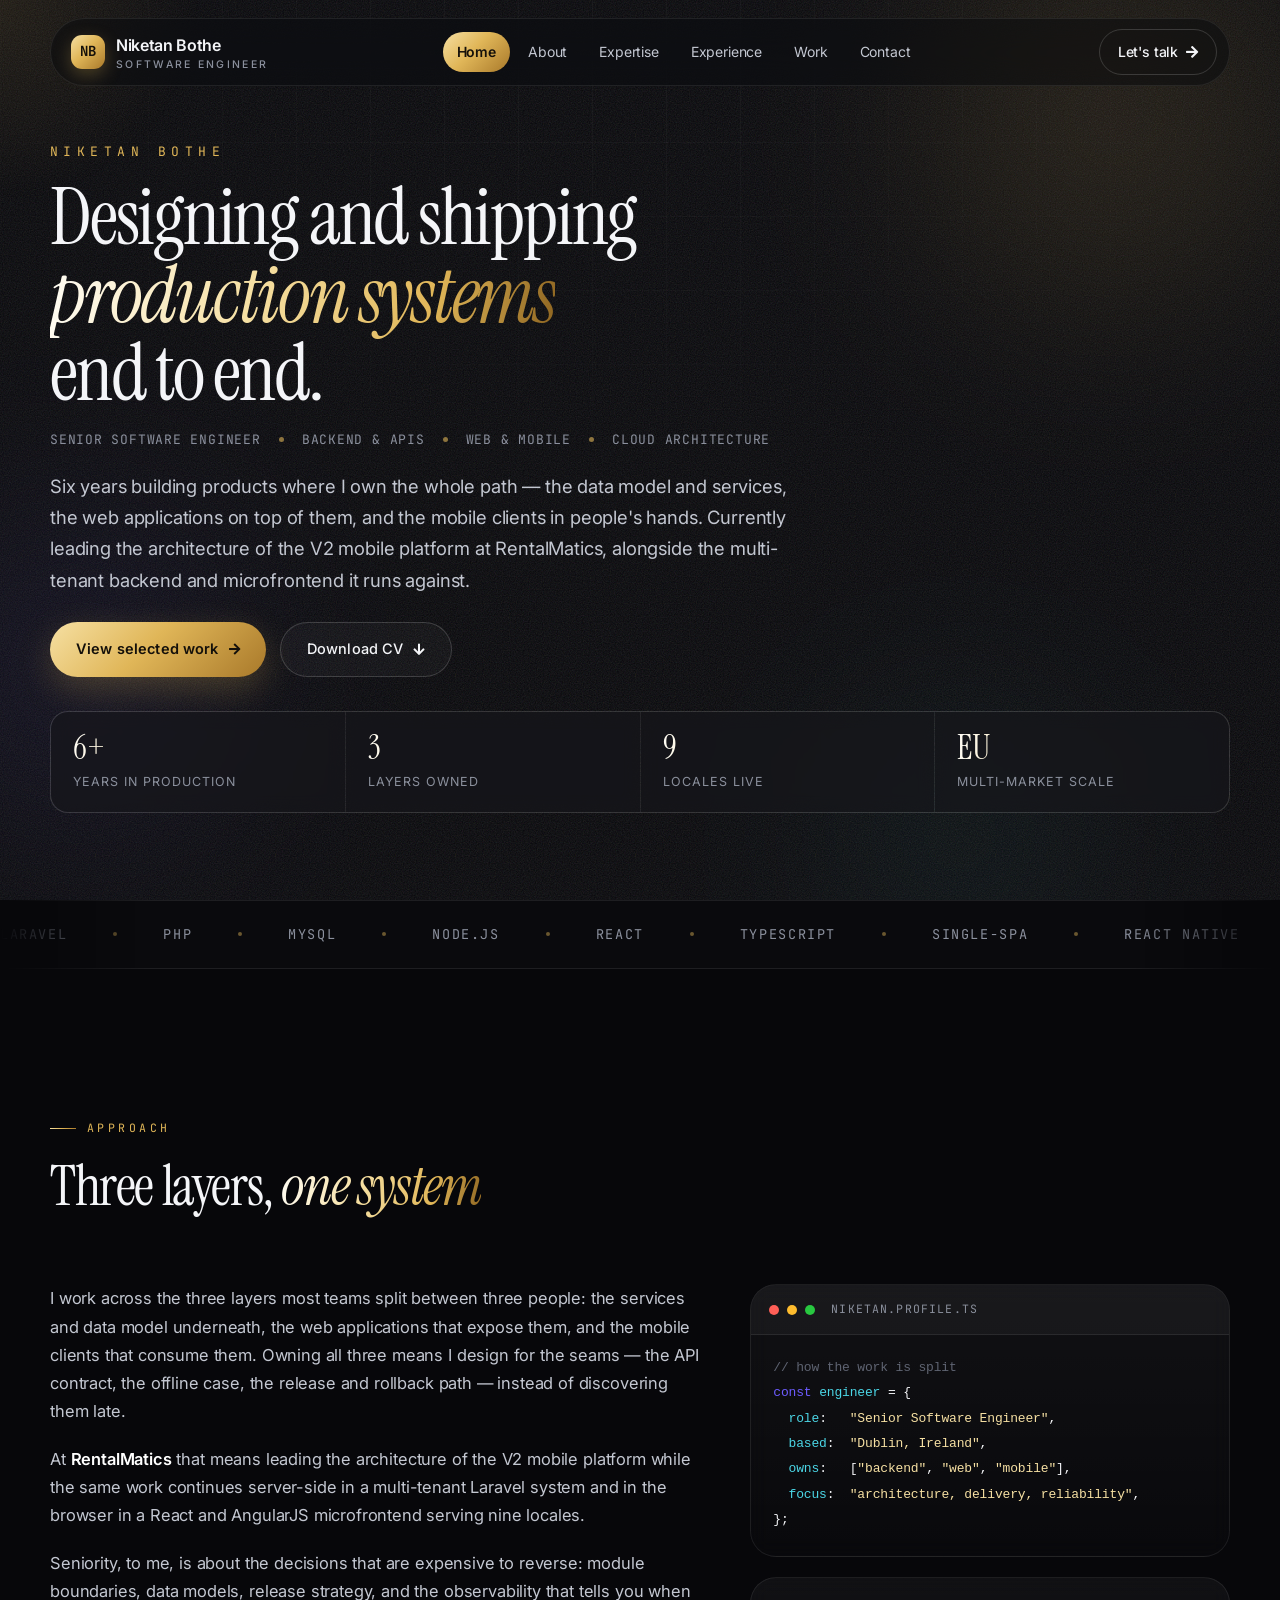
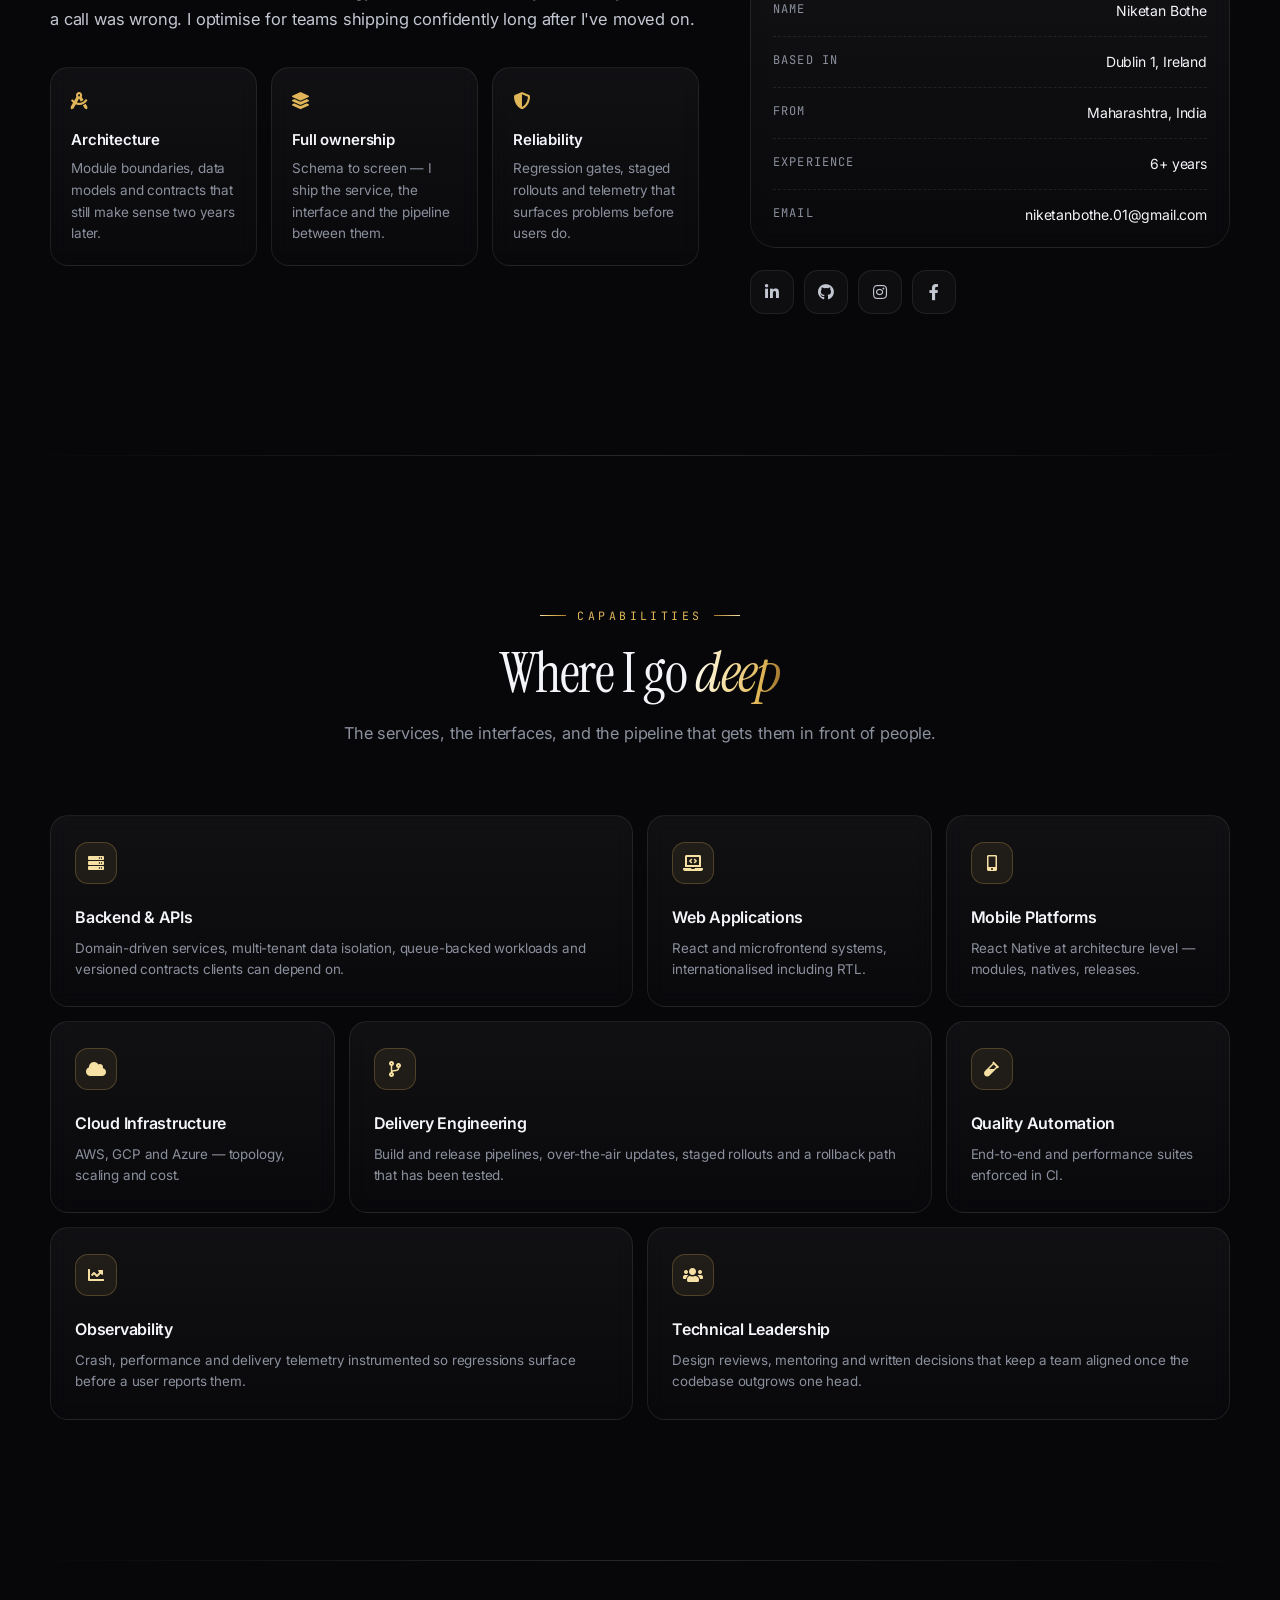
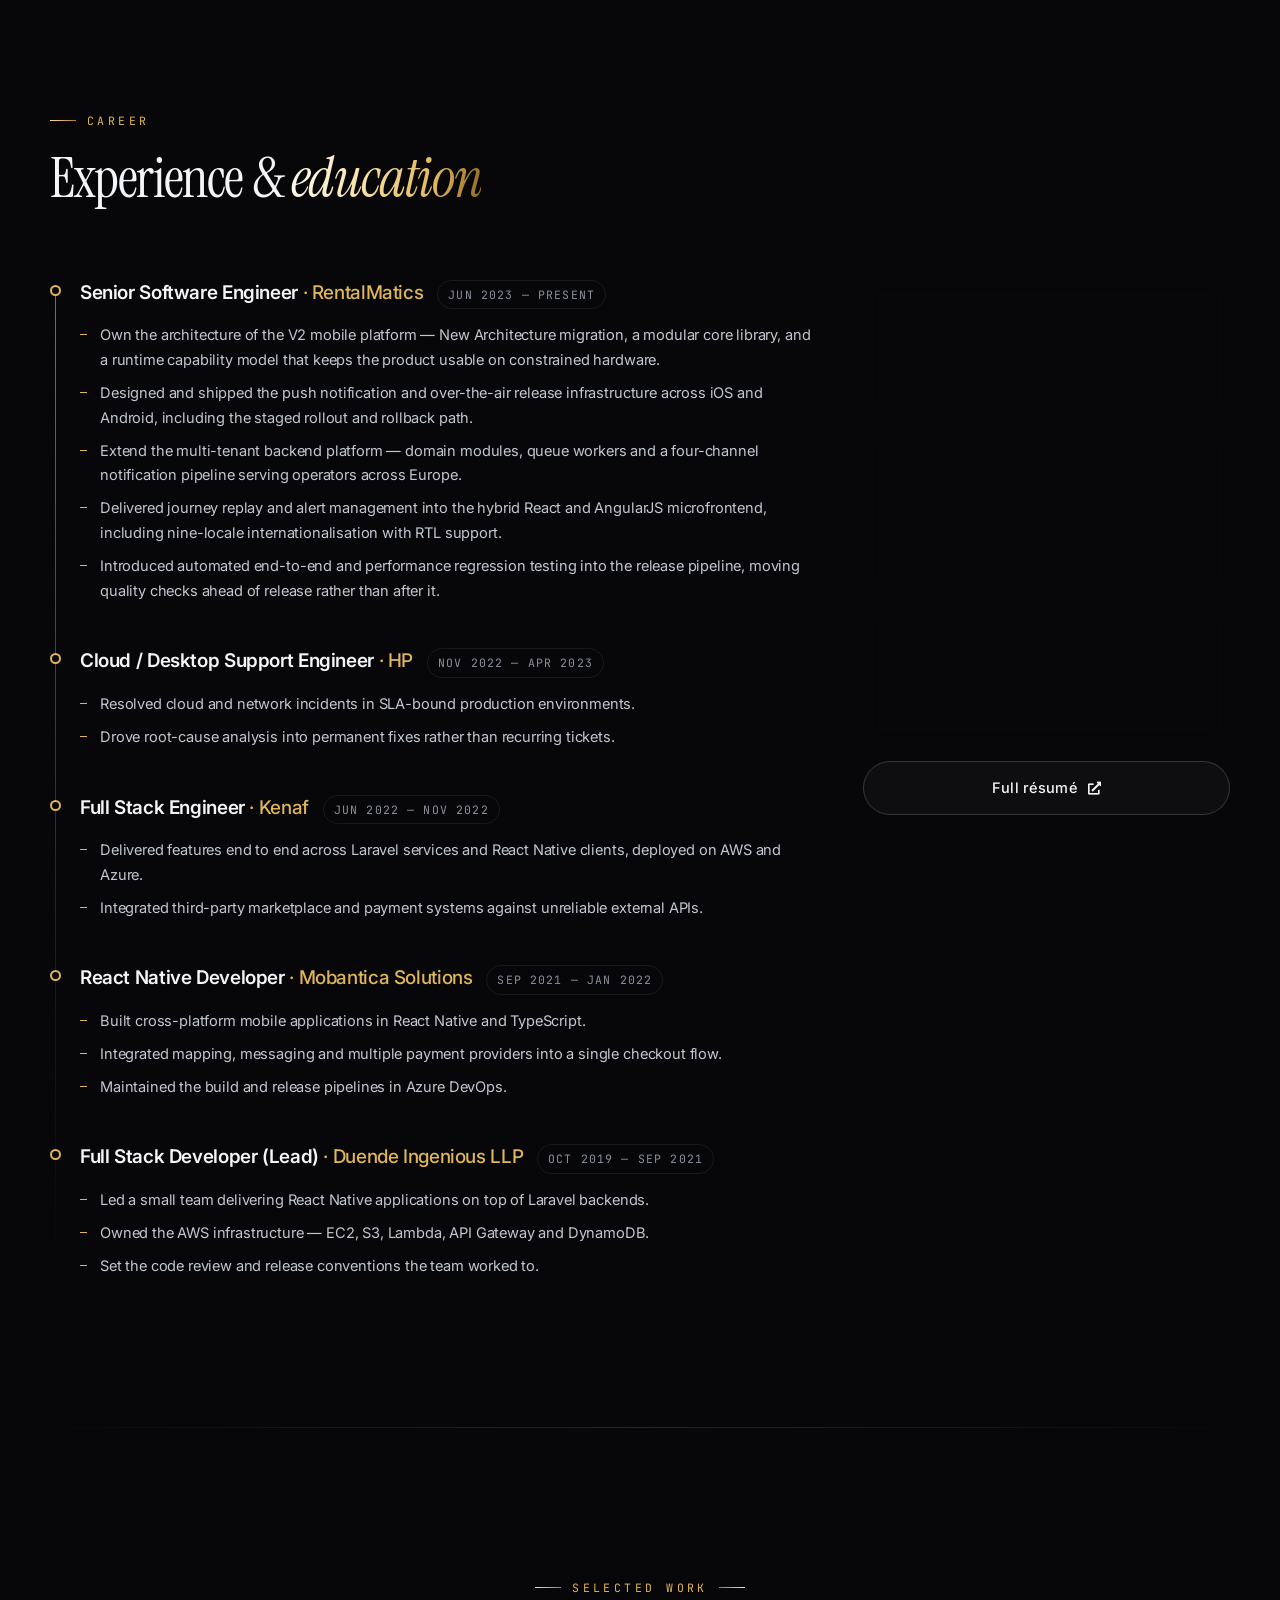
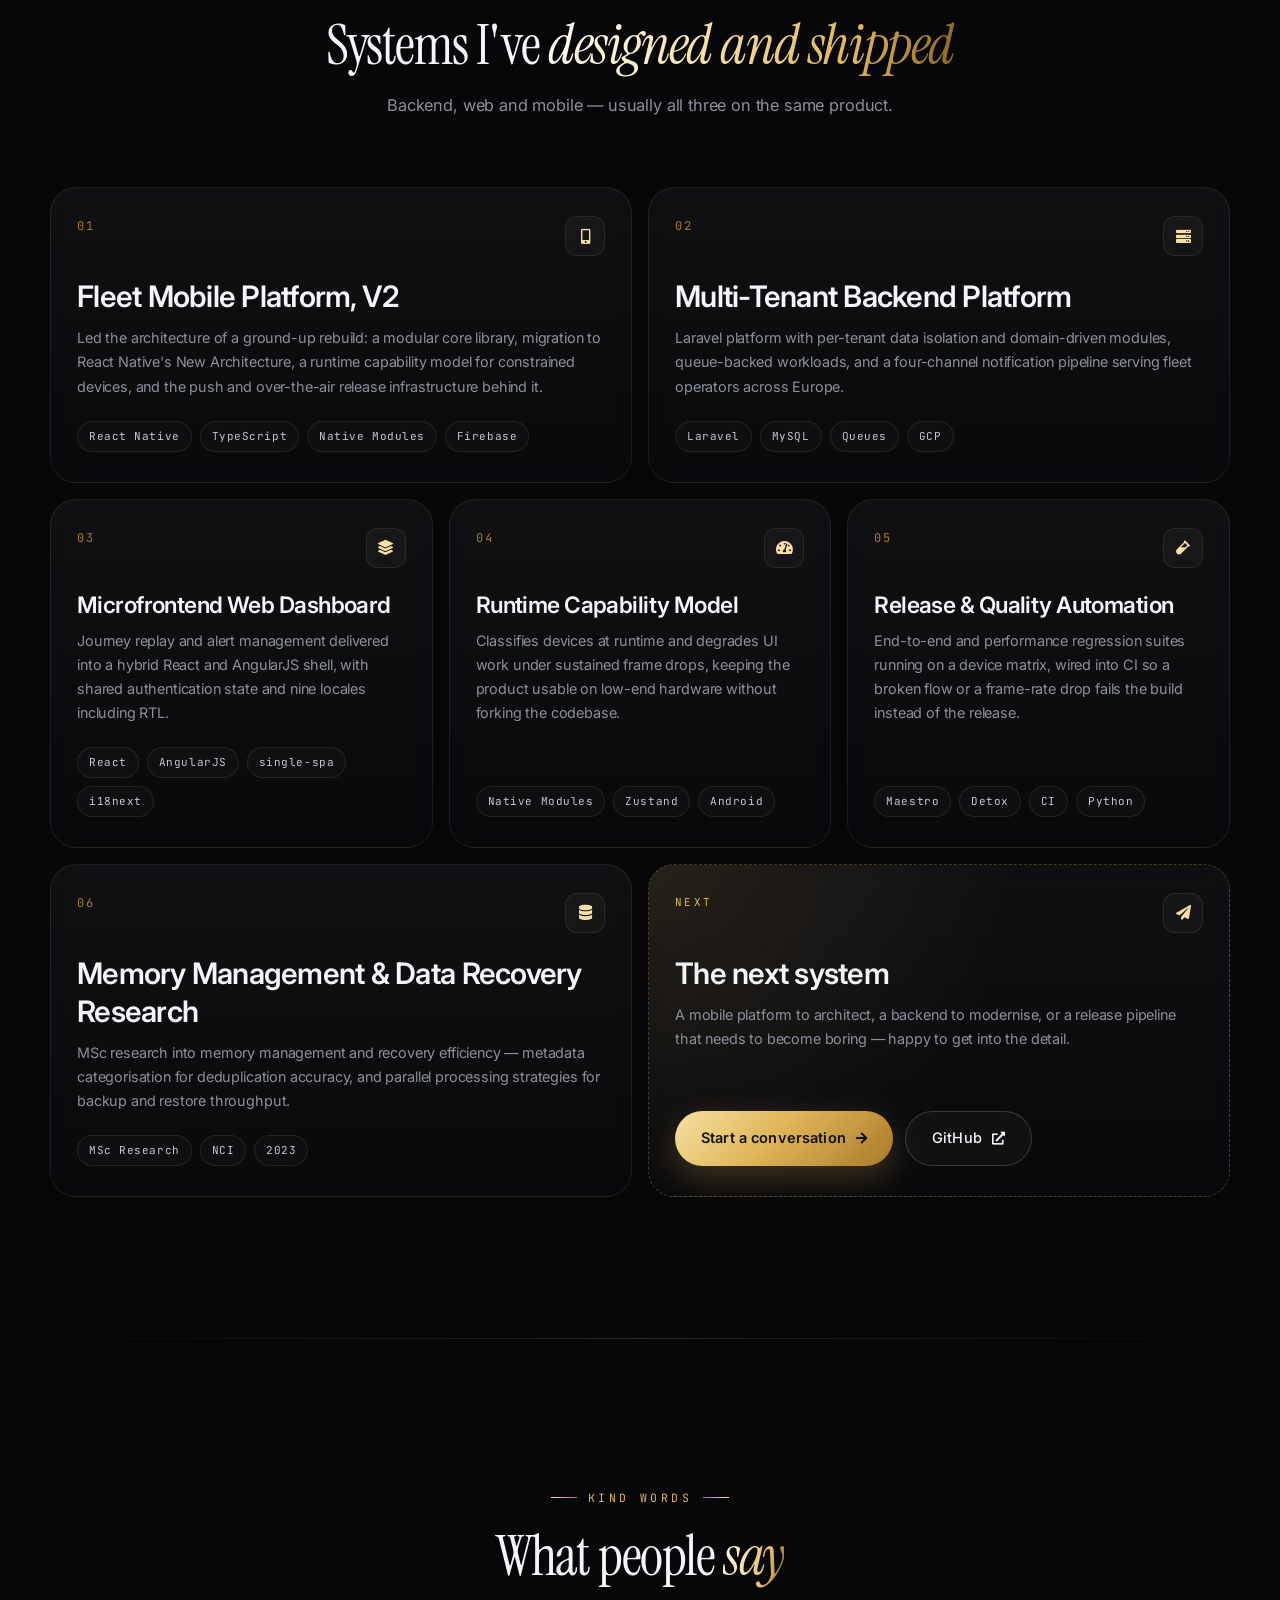
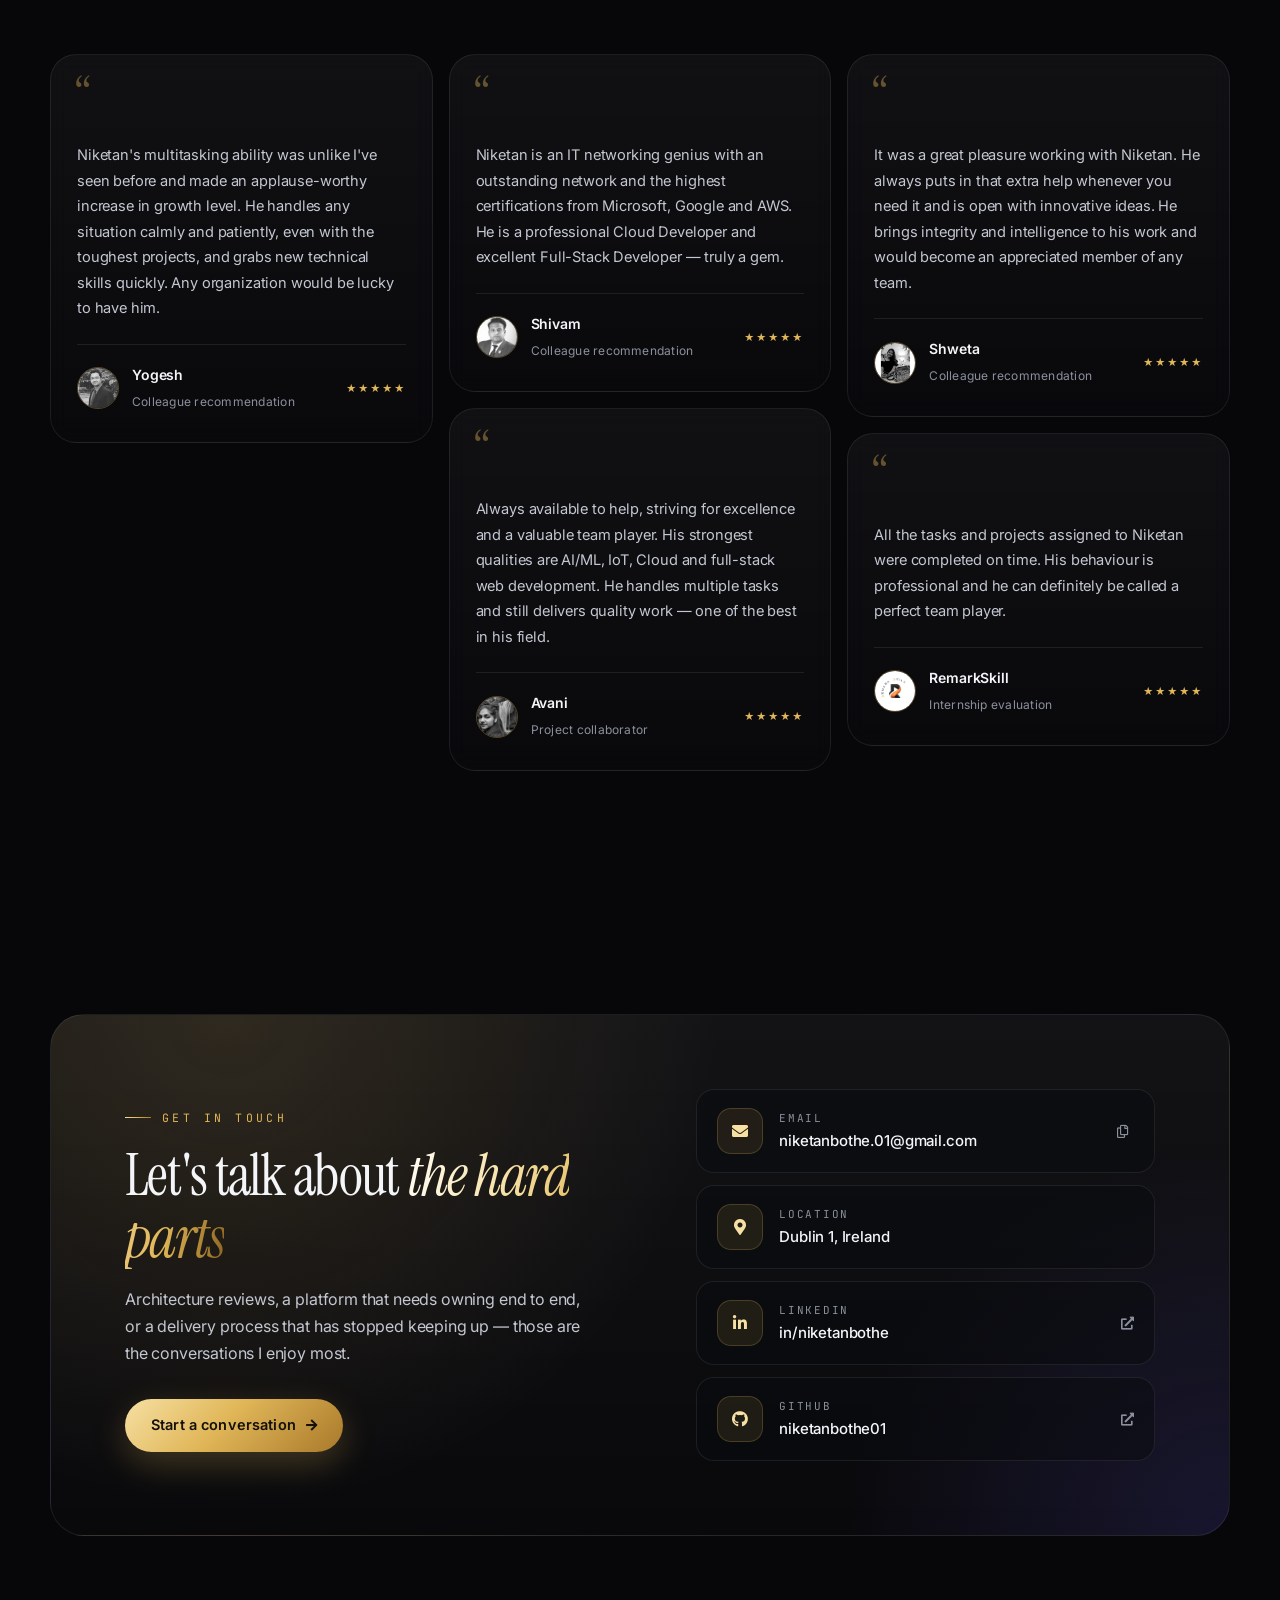
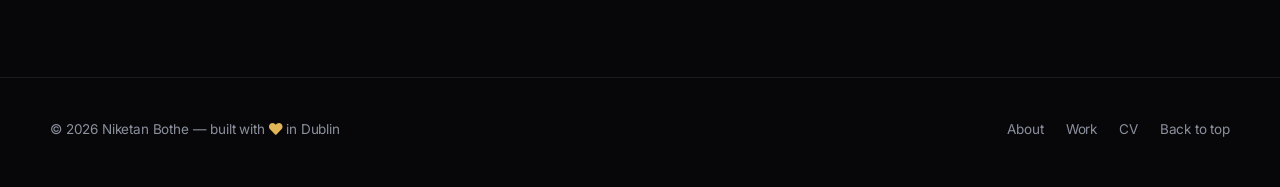
<file: index.html>
<!doctype html>
<html lang="en">

<head>
  <meta charset="utf-8">
  <title>Niketan Bothe — Senior Software Engineer | Backend, Web &amp; Mobile</title>
  <meta name="description" content="Niketan Bothe — Senior Software Engineer in Dublin. I architect and ship production systems end to end: backend services, web applications and mobile platforms.">
  <meta name="keywords" content="Niketan Bothe, Senior Software Engineer, Software Architecture, Backend, React, React Native, Laravel, Cloud, Dublin">
  <meta name="author" content="Niketan Bothe">
  <meta name="viewport" content="width=device-width, initial-scale=1.0">
  <meta name="theme-color" content="#07070a">

  <meta property="og:type" content="website">
  <meta property="og:title" content="Niketan Bothe — Senior Software Engineer">
  <meta property="og:description" content="Architecting and shipping production systems end to end — backend services, web applications and mobile platforms.">

  <link type="image/x-icon" rel="shortcut icon" href="assets/images/logo/favicon.png">

  <link rel="preconnect" href="https://fonts.googleapis.com">
  <link rel="preconnect" href="https://fonts.gstatic.com" crossorigin>
  <link href="https://fonts.googleapis.com/css2?family=Inter:wght@400;500;600;700&family=Instrument+Serif:ital@0;1&family=JetBrains+Mono:wght@400;500&display=swap" rel="stylesheet">

  <link type="text/css" rel="stylesheet" href="assets/css/all.css">
  <link type="text/css" rel="stylesheet" href="assets/css/premium.css">
</head>

<body>
  <!-- Ambient background -->
  <div class="ambience" aria-hidden="true">
    <span class="ambience__orb ambience__orb--gold"></span>
    <span class="ambience__orb ambience__orb--violet"></span>
    <span class="ambience__orb ambience__orb--cyan"></span>
    <span class="ambience__grid"></span>
    <span class="ambience__noise"></span>
  </div>
  <div class="spotlight" aria-hidden="true"></div>

  <div class="progress" aria-hidden="true"></div>

  <!-- Header -->
  <header class="header">
    <div class="header__inner">
      <a class="brand" href="#top">
        <span class="brand__mark">NB</span>
        <span class="brand__text">
          Niketan Bothe
          <small>Software Engineer</small>
        </span>
      </a>

      <nav class="nav" id="primary-nav">
        <a class="nav__link is-active" href="#home">Home</a>
        <a class="nav__link" href="#about">About</a>
        <a class="nav__link" href="#expertise">Expertise</a>
        <a class="nav__link" href="#experience">Experience</a>
        <a class="nav__link" href="#work">Work</a>
        <a class="nav__link" href="#contact">Contact</a>
      </nav>

      <a class="header__cta" href="#contact">Let's talk <i class="fas fa-arrow-right"></i></a>

      <button class="burger" type="button" aria-label="Toggle navigation" aria-controls="primary-nav" aria-expanded="false">
        <span></span><span></span><span></span>
      </button>
    </div>
  </header>

  <main class="page" id="top">

    <!-- Hero -->
    <section class="hero" id="home">
      <div class="shell">
        <p class="hero__name" data-reveal>Niketan Bothe</p>

        <h1 class="hero__title" data-reveal>
          Designing and shipping<br>
          <em>production systems</em><br>
          end to end.
        </h1>

        <div class="hero__roles" data-reveal>
          <span>Senior Software Engineer</span>
          <span>Backend &amp; APIs</span>
          <span>Web &amp; Mobile</span>
          <span>Cloud Architecture</span>
        </div>

        <p class="hero__lede" data-reveal>
          Six years building products where I own the whole path — the data model and services,
          the web applications on top of them, and the mobile clients in people's hands. Currently
          leading the architecture of the V2 mobile platform at RentalMatics, alongside the
          multi-tenant backend and microfrontend it runs against.
        </p>

        <div class="hero__actions" data-reveal>
          <a class="btn btn--gold" href="#work">View selected work <i class="fas fa-arrow-right"></i></a>
          <a class="btn btn--ghost" href="assets/images/Resume/NiketanBotheResume.pdf" target="_blank" rel="noopener">
            Download CV <i class="fas fa-arrow-down"></i>
          </a>
        </div>

        <div class="hero__stats" data-reveal>
          <div class="hero__stat">
            <b data-count="6" data-suffix="+">6+</b>
            <span>Years in production</span>
          </div>
          <div class="hero__stat">
            <b data-count="3">3</b>
            <span>Layers owned</span>
          </div>
          <div class="hero__stat">
            <b data-count="9">9</b>
            <span>Locales live</span>
          </div>
          <div class="hero__stat">
            <b>EU</b>
            <span>Multi-market scale</span>
          </div>
        </div>
      </div>

      <span class="scroll-hint" aria-hidden="true">Scroll <i></i></span>
    </section>

    <!-- Tech marquee -->
    <div class="marquee" aria-hidden="true">
      <div class="marquee__track">
        <span class="marquee__item">Laravel</span>
        <span class="marquee__item">PHP</span>
        <span class="marquee__item">MySQL</span>
        <span class="marquee__item">Node.js</span>
        <span class="marquee__item">React</span>
        <span class="marquee__item">TypeScript</span>
        <span class="marquee__item">single-spa</span>
        <span class="marquee__item">React Native</span>
        <span class="marquee__item">Native Modules</span>
        <span class="marquee__item">AWS</span>
        <span class="marquee__item">GCP</span>
        <span class="marquee__item">Azure</span>
        <span class="marquee__item">Docker</span>
        <span class="marquee__item">CI/CD</span>
        <span class="marquee__item">Laravel</span>
        <span class="marquee__item">PHP</span>
        <span class="marquee__item">MySQL</span>
        <span class="marquee__item">Node.js</span>
        <span class="marquee__item">React</span>
        <span class="marquee__item">TypeScript</span>
        <span class="marquee__item">single-spa</span>
        <span class="marquee__item">React Native</span>
        <span class="marquee__item">Native Modules</span>
        <span class="marquee__item">AWS</span>
        <span class="marquee__item">GCP</span>
        <span class="marquee__item">Azure</span>
        <span class="marquee__item">Docker</span>
        <span class="marquee__item">CI/CD</span>
      </div>
    </div>

    <!-- About -->
    <section class="section" id="about">
      <div class="shell">
        <div class="head" data-reveal>
          <span class="head__eyebrow">Approach</span>
          <h2 class="head__title">Three layers, <em>one system</em></h2>
        </div>

        <div class="about__grid">
          <div>
            <div class="prose" data-reveal>
              <p>
                I work across the three layers most teams split between three people: the services and
                data model underneath, the web applications that expose them, and the mobile clients
                that consume them. Owning all three means I design for the seams — the API contract,
                the offline case, the release and rollback path — instead of discovering them late.
              </p>
              <p>
                At <strong>RentalMatics</strong> that means leading the architecture of the V2 mobile platform
                while the same work continues server-side in a multi-tenant Laravel system and in the
                browser in a React and AngularJS microfrontend serving nine locales.
              </p>
              <p>
                Seniority, to me, is about the decisions that are expensive to reverse: module boundaries,
                data models, release strategy, and the observability that tells you when a call was wrong.
                I optimise for teams shipping confidently long after I've moved on.
              </p>
            </div>

            <div class="about__pillars">
              <article class="card pillar" data-reveal>
                <i class="fas fa-drafting-compass"></i>
                <h4>Architecture</h4>
                <p>Module boundaries, data models and contracts that still make sense two years later.</p>
              </article>
              <article class="card pillar" data-reveal>
                <i class="fas fa-layer-group"></i>
                <h4>Full ownership</h4>
                <p>Schema to screen — I ship the service, the interface and the pipeline between them.</p>
              </article>
              <article class="card pillar" data-reveal>
                <i class="fas fa-shield-alt"></i>
                <h4>Reliability</h4>
                <p>Regression gates, staged rollouts and telemetry that surfaces problems before users do.</p>
              </article>
            </div>
          </div>

          <aside>
            <div class="card terminal" data-reveal>
              <div class="terminal__bar">
                <i></i><i></i><i></i>
                <span>niketan.profile.ts</span>
              </div>
              <div class="terminal__body">
<pre style="margin:0"><span class="c">// how the work is split</span>
<span class="p">const</span> <span class="k">engineer</span> = {
  <span class="k">role</span>:   <span class="s">"Senior Software Engineer"</span>,
  <span class="k">based</span>:  <span class="s">"Dublin, Ireland"</span>,
  <span class="k">owns</span>:   [<span class="s">"backend"</span>, <span class="s">"web"</span>, <span class="s">"mobile"</span>],
  <span class="k">focus</span>:  <span class="s">"architecture, delivery, reliability"</span>,
};</pre>
              </div>
            </div>

            <ul class="card facts" data-reveal>
              <li><span class="t">Name</span><span class="v">Niketan Bothe</span></li>
              <li><span class="t">Based in</span><span class="v">Dublin 1, Ireland</span></li>
              <li><span class="t">From</span><span class="v">Maharashtra, India</span></li>
              <li><span class="t">Experience</span><span class="v">6+ years</span></li>
              <li><span class="t">Email</span><span class="v"><a href="mailto:niketanbothe.01@gmail.com">niketanbothe.01@gmail.com</a></span></li>
            </ul>

            <div class="socials" data-reveal>
              <a href="https://www.linkedin.com/in/niketanbothe/" target="_blank" rel="noopener" aria-label="LinkedIn"><i class="fab fa-linkedin-in"></i></a>
              <a href="https://github.com/niketanbothe01" target="_blank" rel="noopener" aria-label="GitHub"><i class="fab fa-github"></i></a>
              <a href="https://www.instagram.com/niketan_bothe/" target="_blank" rel="noopener" aria-label="Instagram"><i class="fab fa-instagram"></i></a>
              <a href="https://www.facebook.com/people/Niketan-Bothe/100004992122550/" target="_blank" rel="noopener" aria-label="Facebook"><i class="fab fa-facebook-f"></i></a>
            </div>
          </aside>
        </div>
      </div>
    </section>

    <hr class="rule">

    <!-- Expertise -->
    <section class="section" id="expertise">
      <div class="shell">
        <div class="head head--center" data-reveal>
          <span class="head__eyebrow">Capabilities</span>
          <h2 class="head__title">Where I go <em>deep</em></h2>
          <p class="head__sub">The services, the interfaces, and the pipeline that gets them in front of people.</p>
        </div>

        <div class="bento">
          <article class="card bento__item bento__item--wide" data-reveal>
            <span class="bento__icon"><i class="fas fa-server"></i></span>
            <div>
              <h4>Backend &amp; APIs</h4>
              <p>Domain-driven services, multi-tenant data isolation, queue-backed workloads and versioned contracts clients can depend on.</p>
            </div>
          </article>
          <article class="card bento__item" data-reveal>
            <span class="bento__icon"><i class="fas fa-laptop-code"></i></span>
            <div>
              <h4>Web Applications</h4>
              <p>React and microfrontend systems, internationalised including RTL.</p>
            </div>
          </article>
          <article class="card bento__item" data-reveal>
            <span class="bento__icon"><i class="fas fa-mobile-alt"></i></span>
            <div>
              <h4>Mobile Platforms</h4>
              <p>React Native at architecture level — modules, natives, releases.</p>
            </div>
          </article>
          <article class="card bento__item" data-reveal>
            <span class="bento__icon"><i class="fas fa-cloud"></i></span>
            <div>
              <h4>Cloud Infrastructure</h4>
              <p>AWS, GCP and Azure — topology, scaling and cost.</p>
            </div>
          </article>
          <article class="card bento__item bento__item--wide" data-reveal>
            <span class="bento__icon"><i class="fas fa-code-branch"></i></span>
            <div>
              <h4>Delivery Engineering</h4>
              <p>Build and release pipelines, over-the-air updates, staged rollouts and a rollback path that has been tested.</p>
            </div>
          </article>
          <article class="card bento__item" data-reveal>
            <span class="bento__icon"><i class="fas fa-vial"></i></span>
            <div>
              <h4>Quality Automation</h4>
              <p>End-to-end and performance suites enforced in CI.</p>
            </div>
          </article>
          <article class="card bento__item bento__item--wide" data-reveal>
            <span class="bento__icon"><i class="fas fa-chart-line"></i></span>
            <div>
              <h4>Observability</h4>
              <p>Crash, performance and delivery telemetry instrumented so regressions surface before a user reports them.</p>
            </div>
          </article>
          <article class="card bento__item bento__item--wide" data-reveal>
            <span class="bento__icon"><i class="fas fa-users"></i></span>
            <div>
              <h4>Technical Leadership</h4>
              <p>Design reviews, mentoring and written decisions that keep a team aligned once the codebase outgrows one head.</p>
            </div>
          </article>
        </div>
      </div>
    </section>

    <hr class="rule">

    <!-- Experience -->
    <section class="section" id="experience">
      <div class="shell">
        <div class="head" data-reveal>
          <span class="head__eyebrow">Career</span>
          <h2 class="head__title">Experience &amp; <em>education</em></h2>
        </div>

        <div class="exp__grid">
          <div class="timeline">
            <article class="tl-item" data-reveal>
              <div class="tl-item__meta">
                <h3 class="tl-item__role">Senior Software Engineer <span class="tl-item__at">· RentalMatics</span></h3>
                <span class="tl-item__when">Jun 2023 — Present</span>
              </div>
              <ul>
                <li>Own the architecture of the V2 mobile platform — New Architecture migration, a modular core library, and a runtime capability model that keeps the product usable on constrained hardware.</li>
                <li>Designed and shipped the push notification and over-the-air release infrastructure across iOS and Android, including the staged rollout and rollback path.</li>
                <li>Extend the multi-tenant backend platform — domain modules, queue workers and a four-channel notification pipeline serving operators across Europe.</li>
                <li>Delivered journey replay and alert management into the hybrid React and AngularJS microfrontend, including nine-locale internationalisation with RTL support.</li>
                <li>Introduced automated end-to-end and performance regression testing into the release pipeline, moving quality checks ahead of release rather than after it.</li>
              </ul>
            </article>

            <article class="tl-item" data-reveal>
              <div class="tl-item__meta">
                <h3 class="tl-item__role">Cloud / Desktop Support Engineer <span class="tl-item__at">· HP</span></h3>
                <span class="tl-item__when">Nov 2022 — Apr 2023</span>
              </div>
              <ul>
                <li>Resolved cloud and network incidents in SLA-bound production environments.</li>
                <li>Drove root-cause analysis into permanent fixes rather than recurring tickets.</li>
              </ul>
            </article>

            <article class="tl-item" data-reveal>
              <div class="tl-item__meta">
                <h3 class="tl-item__role">Full Stack Engineer <span class="tl-item__at">· Kenaf</span></h3>
                <span class="tl-item__when">Jun 2022 — Nov 2022</span>
              </div>
              <ul>
                <li>Delivered features end to end across Laravel services and React Native clients, deployed on AWS and Azure.</li>
                <li>Integrated third-party marketplace and payment systems against unreliable external APIs.</li>
              </ul>
            </article>

            <article class="tl-item" data-reveal>
              <div class="tl-item__meta">
                <h3 class="tl-item__role">React Native Developer <span class="tl-item__at">· Mobantica Solutions</span></h3>
                <span class="tl-item__when">Sep 2021 — Jan 2022</span>
              </div>
              <ul>
                <li>Built cross-platform mobile applications in React Native and TypeScript.</li>
                <li>Integrated mapping, messaging and multiple payment providers into a single checkout flow.</li>
                <li>Maintained the build and release pipelines in Azure DevOps.</li>
              </ul>
            </article>

            <article class="tl-item" data-reveal>
              <div class="tl-item__meta">
                <h3 class="tl-item__role">Full Stack Developer (Lead) <span class="tl-item__at">· Duende Ingenious LLP</span></h3>
                <span class="tl-item__when">Oct 2019 — Sep 2021</span>
              </div>
              <ul>
                <li>Led a small team delivering React Native applications on top of Laravel backends.</li>
                <li>Owned the AWS infrastructure — EC2, S3, Lambda, API Gateway and DynamoDB.</li>
                <li>Set the code review and release conventions the team worked to.</li>
              </ul>
            </article>
          </div>

          <div class="edu">
            <article class="card edu__item" data-reveal>
              <i class="fas fa-graduation-cap"></i>
              <h4>MSc in Cloud Computing</h4>
              <span>National College of Ireland · 2022 — 2023</span>
            </article>
            <article class="card edu__item" data-reveal>
              <i class="fas fa-graduation-cap"></i>
              <h4>BSc in Cloud Computing &amp; Information Technology</h4>
              <span>Sandip University · 2018 — 2021</span>
            </article>
            <article class="card edu__item" data-reveal>
              <i class="fas fa-graduation-cap"></i>
              <h4>Diploma in Computer Engineering</h4>
              <span>Sandip Foundation · 2015 — 2018</span>
            </article>
            <a class="btn btn--ghost" href="assets/images/Resume/NiketanBotheResume.pdf" target="_blank" rel="noopener" data-reveal>
              Full résumé <i class="fas fa-external-link-alt"></i>
            </a>
          </div>
        </div>
      </div>
    </section>

    <hr class="rule">

    <!-- Work -->
    <section class="section" id="work">
      <div class="shell">
        <div class="head head--center" data-reveal>
          <span class="head__eyebrow">Selected work</span>
          <h2 class="head__title">Systems I've <em>designed and shipped</em></h2>
          <p class="head__sub">Backend, web and mobile — usually all three on the same product.</p>
        </div>

        <div class="projects">
          <article class="card project project--hero" data-reveal>
            <div class="project__top">
              <span class="project__no">01</span>
              <span class="project__glyph"><i class="fas fa-mobile-alt"></i></span>
            </div>
            <h3>Fleet Mobile Platform, V2</h3>
            <p>
              Led the architecture of a ground-up rebuild: a modular core library, migration to React
              Native's New Architecture, a runtime capability model for constrained devices, and the
              push and over-the-air release infrastructure behind it.
            </p>
            <div class="tags">
              <span>React Native</span><span>TypeScript</span><span>Native Modules</span><span>Firebase</span>
            </div>
          </article>

          <article class="card project project--hero" data-reveal>
            <div class="project__top">
              <span class="project__no">02</span>
              <span class="project__glyph"><i class="fas fa-server"></i></span>
            </div>
            <h3>Multi-Tenant Backend Platform</h3>
            <p>
              Laravel platform with per-tenant data isolation and domain-driven modules, queue-backed
              workloads, and a four-channel notification pipeline serving fleet operators across Europe.
            </p>
            <div class="tags">
              <span>Laravel</span><span>MySQL</span><span>Queues</span><span>GCP</span>
            </div>
          </article>

          <article class="card project" data-reveal>
            <div class="project__top">
              <span class="project__no">03</span>
              <span class="project__glyph"><i class="fas fa-layer-group"></i></span>
            </div>
            <h3>Microfrontend Web Dashboard</h3>
            <p>
              Journey replay and alert management delivered into a hybrid React and AngularJS shell,
              with shared authentication state and nine locales including RTL.
            </p>
            <div class="tags">
              <span>React</span><span>AngularJS</span><span>single-spa</span><span>i18next</span>
            </div>
          </article>

          <article class="card project" data-reveal>
            <div class="project__top">
              <span class="project__no">04</span>
              <span class="project__glyph"><i class="fas fa-tachometer-alt"></i></span>
            </div>
            <h3>Runtime Capability Model</h3>
            <p>
              Classifies devices at runtime and degrades UI work under sustained frame drops, keeping
              the product usable on low-end hardware without forking the codebase.
            </p>
            <div class="tags">
              <span>Native Modules</span><span>Zustand</span><span>Android</span>
            </div>
          </article>

          <article class="card project" data-reveal>
            <div class="project__top">
              <span class="project__no">05</span>
              <span class="project__glyph"><i class="fas fa-vial"></i></span>
            </div>
            <h3>Release &amp; Quality Automation</h3>
            <p>
              End-to-end and performance regression suites running on a device matrix, wired into CI so
              a broken flow or a frame-rate drop fails the build instead of the release.
            </p>
            <div class="tags">
              <span>Maestro</span><span>Detox</span><span>CI</span><span>Python</span>
            </div>
          </article>

          <article class="card project project--hero" data-reveal>
            <div class="project__top">
              <span class="project__no">06</span>
              <span class="project__glyph"><i class="fas fa-database"></i></span>
            </div>
            <h3>Memory Management &amp; Data Recovery Research</h3>
            <p>
              MSc research into memory management and recovery efficiency — metadata categorisation for
              deduplication accuracy, and parallel processing strategies for backup and restore throughput.
            </p>
            <div class="tags">
              <span>MSc Research</span><span>NCI</span><span>2023</span>
            </div>
          </article>

          <article class="card project project--hero project--cta" data-reveal>
            <div class="project__top">
              <span class="project__no">Next</span>
              <span class="project__glyph"><i class="fas fa-paper-plane"></i></span>
            </div>
            <h3>The next system</h3>
            <p>
              A mobile platform to architect, a backend to modernise, or a release pipeline that needs
              to become boring — happy to get into the detail.
            </p>
            <div class="tags">
              <a class="btn btn--gold" href="#contact">Start a conversation <i class="fas fa-arrow-right"></i></a>
              <a class="btn btn--ghost" href="https://github.com/niketanbothe01" target="_blank" rel="noopener">
                GitHub <i class="fas fa-external-link-alt"></i>
              </a>
            </div>
          </article>
        </div>
      </div>
    </section>

    <hr class="rule">

    <!-- Testimonials -->
    <section class="section" id="testimonials">
      <div class="shell">
        <div class="head head--center" data-reveal>
          <span class="head__eyebrow">Kind words</span>
          <h2 class="head__title">What people <em>say</em></h2>
        </div>

        <div class="quotes">
          <article class="card quote" data-reveal>
            <span class="quote__mark">&ldquo;</span>
            <p>
              Niketan's multitasking ability was unlike I've seen before and made an applause-worthy
              increase in growth level. He handles any situation calmly and patiently, even with the
              toughest projects, and grabs new technical skills quickly. Any organization would be lucky
              to have him.
            </p>
            <div class="quote__by">
              <img src="assets/images/profile/Yogesh-modified.jpg" alt="" loading="lazy">
              <div>
                <b>Yogesh</b>
                <small>Colleague recommendation</small>
              </div>
              <span class="quote__stars">★★★★★</span>
            </div>
          </article>

          <article class="card quote" data-reveal>
            <span class="quote__mark">&ldquo;</span>
            <p>
              Niketan is an IT networking genius with an outstanding network and the highest certifications
              from Microsoft, Google and AWS. He is a professional Cloud Developer and excellent Full-Stack
              Developer — truly a gem.
            </p>
            <div class="quote__by">
              <img src="assets/images/profile/Shivam-modified.jpg" alt="" loading="lazy">
              <div>
                <b>Shivam</b>
                <small>Colleague recommendation</small>
              </div>
              <span class="quote__stars">★★★★★</span>
            </div>
          </article>

          <article class="card quote" data-reveal>
            <span class="quote__mark">&ldquo;</span>
            <p>
              Always available to help, striving for excellence and a valuable team player. His strongest
              qualities are AI/ML, IoT, Cloud and full-stack web development. He handles multiple tasks and
              still delivers quality work — one of the best in his field.
            </p>
            <div class="quote__by">
              <img src="assets/images/profile/Avani-modified.jpg" alt="" loading="lazy">
              <div>
                <b>Avani</b>
                <small>Project collaborator</small>
              </div>
              <span class="quote__stars">★★★★★</span>
            </div>
          </article>

          <article class="card quote" data-reveal>
            <span class="quote__mark">&ldquo;</span>
            <p>
              It was a great pleasure working with Niketan. He always puts in that extra help whenever you
              need it and is open with innovative ideas. He brings integrity and intelligence to his work
              and would become an appreciated member of any team.
            </p>
            <div class="quote__by">
              <img src="assets/images/profile/Shweta-modified.jpg" alt="" loading="lazy">
              <div>
                <b>Shweta</b>
                <small>Colleague recommendation</small>
              </div>
              <span class="quote__stars">★★★★★</span>
            </div>
          </article>

          <article class="card quote" data-reveal>
            <span class="quote__mark">&ldquo;</span>
            <p>
              All the tasks and projects assigned to Niketan were completed on time. His behaviour is
              professional and he can definitely be called a perfect team player.
            </p>
            <div class="quote__by">
              <img src="assets/images/profile/RemarkSkill.jpg" alt="" loading="lazy">
              <div>
                <b>RemarkSkill</b>
                <small>Internship evaluation</small>
              </div>
              <span class="quote__stars">★★★★★</span>
            </div>
          </article>
        </div>
      </div>
    </section>

    <!-- Contact -->
    <section class="section" id="contact">
      <div class="shell">
        <div class="contact__panel" data-reveal>
          <div class="contact__grid">
            <div>
              <span class="head__eyebrow">Get in touch</span>
              <h2 class="contact__title">Let's talk about <em>the hard parts</em></h2>
              <p class="contact__text">
                Architecture reviews, a platform that needs owning end to end, or a delivery process
                that has stopped keeping up — those are the conversations I enjoy most.
              </p>
              <a class="btn btn--gold" href="mailto:niketanbothe.01@gmail.com">
                Start a conversation <i class="fas fa-arrow-right"></i>
              </a>
            </div>

            <div class="contact__cards">
              <div class="ct">
                <span class="ct__icon"><i class="fas fa-envelope"></i></span>
                <div>
                  <small>Email</small>
                  <b><a href="mailto:niketanbothe.01@gmail.com">niketanbothe.01@gmail.com</a></b>
                </div>
                <button class="ct__copy" type="button" data-copy="niketanbothe.01@gmail.com" aria-label="Copy email address">
                  <i class="far fa-copy"></i>
                </button>
              </div>

              <div class="ct">
                <span class="ct__icon"><i class="fas fa-map-marker-alt"></i></span>
                <div>
                  <small>Location</small>
                  <b>Dublin 1, Ireland</b>
                </div>
              </div>

              <a class="ct" href="https://www.linkedin.com/in/niketanbothe/" target="_blank" rel="noopener">
                <span class="ct__icon"><i class="fab fa-linkedin-in"></i></span>
                <div>
                  <small>LinkedIn</small>
                  <b>in/niketanbothe</b>
                </div>
                <span class="ct__copy"><i class="fas fa-external-link-alt"></i></span>
              </a>

              <a class="ct" href="https://github.com/niketanbothe01" target="_blank" rel="noopener">
                <span class="ct__icon"><i class="fab fa-github"></i></span>
                <div>
                  <small>GitHub</small>
                  <b>niketanbothe01</b>
                </div>
                <span class="ct__copy"><i class="fas fa-external-link-alt"></i></span>
              </a>
            </div>
          </div>
        </div>
      </div>
    </section>

    <!-- Footer -->
    <footer class="footer">
      <div class="shell footer__inner">
        <p style="margin:0">
          &copy; <span data-year>2026</span> Niketan Bothe — built with
          <i class="fas fa-heart"></i> in Dublin
        </p>
        <div class="footer__links">
          <a href="#about">About</a>
          <a href="#work">Work</a>
          <a href="assets/images/Resume/NiketanBotheResume.pdf" target="_blank" rel="noopener">CV</a>
          <a href="#top">Back to top</a>
        </div>
      </div>
    </footer>
  </main>

  <script src="assets/js/premium.js"></script>
</body>

</html>
</file>
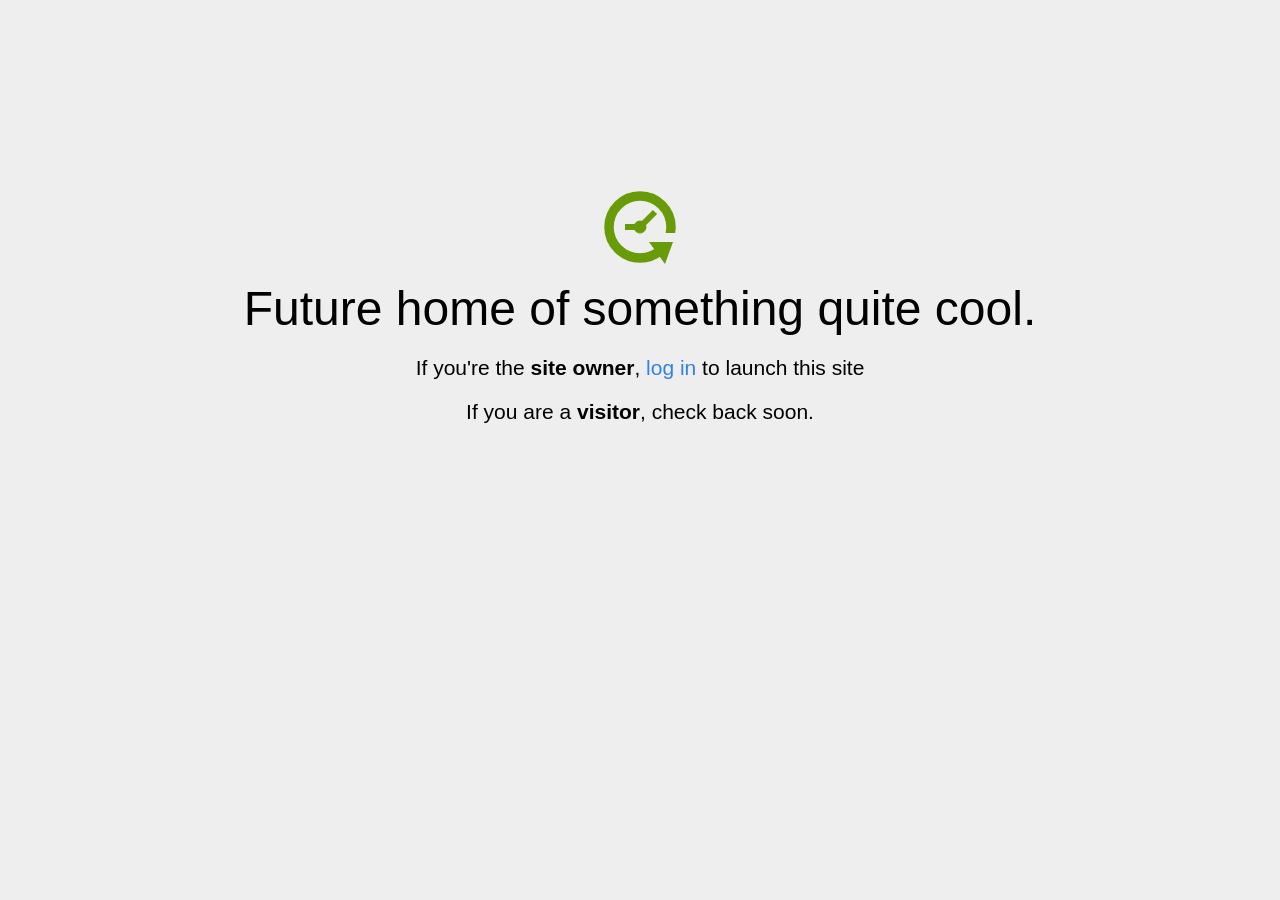
<file: home.html>
<!DOCTYPE html>
<html>
<head>
<title>Coming Soon</title>
<meta http-equiv="content-type" content="text/html; charset=utf-8" >
<meta name="viewport" content="width=device-width, initial-scale=1.0">
<style type="text/css">
body {
  /*background: linear-gradient(90deg, white, gray);*/
  background-color: #eee;
}

body, h1, p {
  font-family: "Helvetica Neue", "Segoe UI", Segoe, Helvetica, Arial, "Lucida Grande", sans-serif;
  font-weight: normal;
  margin: 0;
  padding: 0;
  text-align: center;
}

.container {
  margin-left:  auto;
  margin-right:  auto;
  margin-top: 177px;
  max-width: 1170px;
  padding-right: 15px;
  padding-left: 15px;
}

.row:before, .row:after {
  display: table;
  content: " ";
}

h1 {
  font-size: 48px;
  font-weight: 300;
  margin: 0 0 20px 0;
}

.lead {
  font-size: 21px;
  font-weight: 200;
  margin-bottom: 20px;
}

p {
  margin: 0 0 10px;
}

a {
  color: #3282e6;
  text-decoration: none;
}
</style>
</head>

<body>
<div class="container text-center" id="error">

  <svg height="100" width="100">
    <circle cx="50" cy="50" r="31" stroke="#679b08" stroke-width="9.5" fill="none" />
    <circle cx="50" cy="50" r="6" stroke="#679b08" stroke-width="1" fill="#679b08" />
    <line x1="50" y1="50" x2="35" y2="50" style="stroke:#679b08;stroke-width:6" />
    <line x1="65" y1="35" x2="50" y2="50" style="stroke:#679b08;stroke-width:6" />
    <path d="M59 65 L83 65 L75 87 Z" fill="#679b08" />
    <rect width="20" height="9" x="70" y="56" style="fill:#eee;stroke-width:0;" />
  </svg>
  <div class="row">
    <div class="col-md-12">
      <div class="main-icon text-success"><span class="uxicon uxicon-clock-refresh"></span></div>
      <h1>Future home of something quite cool.</h1>
      <p class="lead">If you're the <strong>site owner</strong>, <a href="/cpanel">log in</a> to launch this site</p>
      <p class="lead">If you are a <strong>visitor</strong>, check back soon.</p>
    </div>
  </div>

</div>

</body>
</html>
</file>
<file: assets/css/premium.css>
/* ==========================================================================
   Niketan Bothe — Portfolio
   Dark editorial theme: champagne gold on near-black, glass surfaces.
   ========================================================================== */

:root {
  --bg: #07070a;
  --bg-elev: #0b0c11;
  --surface: rgba(255, 255, 255, 0.032);
  --surface-strong: rgba(255, 255, 255, 0.06);
  --border: rgba(255, 255, 255, 0.08);
  --border-strong: rgba(255, 255, 255, 0.16);

  --text: #f4f5f8;
  --text-soft: #c3c7d1;
  --muted: #8b909d;

  --gold-1: #f6e0a3;
  --gold-2: #e0b658;
  --gold-3: #a9792a;
  --violet: #6d5cff;
  --cyan: #4bd6e6;

  --grad-gold: linear-gradient(135deg, var(--gold-1) 0%, var(--gold-2) 45%, var(--gold-3) 100%);
  --grad-text: linear-gradient(100deg, #fffdf6 0%, var(--gold-1) 40%, var(--gold-2) 75%, #8d6420 100%);

  --font-sans: "Inter", -apple-system, BlinkMacSystemFont, "Segoe UI", Roboto, Helvetica, Arial, sans-serif;
  --font-display: "Instrument Serif", "Iowan Old Style", Georgia, "Times New Roman", serif;
  --font-mono: "JetBrains Mono", ui-monospace, SFMono-Regular, Menlo, Consolas, monospace;

  --shell: min(1180px, 100% - 3rem);
  --radius: 18px;
  --radius-lg: 26px;
  --ease: cubic-bezier(0.22, 1, 0.36, 1);
}

/* --------------------------------------------------------------- reset -- */

*,
*::before,
*::after { box-sizing: border-box; }

html {
  scroll-behavior: smooth;
  scroll-padding-top: 110px;
  -webkit-text-size-adjust: 100%;
}

body {
  margin: 0;
  background: var(--bg);
  color: var(--text);
  font-family: var(--font-sans);
  font-size: 16px;
  line-height: 1.7;
  letter-spacing: -0.01em;
  overflow-x: hidden;
  -webkit-font-smoothing: antialiased;
  -moz-osx-font-smoothing: grayscale;
}

img { max-width: 100%; display: block; }
a { color: inherit; text-decoration: none; }
ul { list-style: none; margin: 0; padding: 0; }
button { font: inherit; color: inherit; background: none; border: 0; cursor: pointer; }

::selection { background: rgba(224, 182, 88, 0.28); color: #fff; }

::-webkit-scrollbar { width: 10px; }
::-webkit-scrollbar-track { background: #08080b; }
::-webkit-scrollbar-thumb {
  background: rgba(224, 182, 88, 0.32);
  border-radius: 99px;
  border: 3px solid #08080b;
}
::-webkit-scrollbar-thumb:hover { background: rgba(224, 182, 88, 0.55); }

:focus-visible {
  outline: 2px solid var(--gold-2);
  outline-offset: 3px;
  border-radius: 6px;
}

/* ------------------------------------------------------------ ambience -- */

.ambience {
  position: fixed;
  inset: 0;
  z-index: 0;
  pointer-events: none;
  overflow: hidden;
}

.ambience__orb {
  position: absolute;
  border-radius: 50%;
  filter: blur(90px);
  opacity: 0.5;
  animation: drift 22s ease-in-out infinite alternate;
}

.ambience__orb--gold {
  width: 46vw; height: 46vw;
  top: -14vw; right: -10vw;
  background: radial-gradient(circle, rgba(224, 182, 88, 0.34), transparent 65%);
}
.ambience__orb--violet {
  width: 40vw; height: 40vw;
  top: 46%; left: -14vw;
  background: radial-gradient(circle, rgba(109, 92, 255, 0.26), transparent 65%);
  animation-duration: 28s;
}
.ambience__orb--cyan {
  width: 34vw; height: 34vw;
  bottom: -12vw; right: 8vw;
  background: radial-gradient(circle, rgba(75, 214, 230, 0.16), transparent 65%);
  animation-duration: 34s;
}

@keyframes drift {
  from { transform: translate3d(0, 0, 0) scale(1); }
  to   { transform: translate3d(3vw, 4vw, 0) scale(1.14); }
}

.ambience__grid {
  position: absolute;
  inset: -50% 0 0;
  background-image:
    linear-gradient(rgba(255, 255, 255, 0.028) 1px, transparent 1px),
    linear-gradient(90deg, rgba(255, 255, 255, 0.028) 1px, transparent 1px);
  background-size: 74px 74px;
  mask-image: radial-gradient(ellipse 80% 55% at 50% 30%, #000 20%, transparent 78%);
  -webkit-mask-image: radial-gradient(ellipse 80% 55% at 50% 30%, #000 20%, transparent 78%);
}

.ambience__noise {
  position: absolute;
  inset: 0;
  opacity: 0.4;
  background-image: url("data:image/svg+xml,%3Csvg xmlns='http://www.w3.org/2000/svg' width='180' height='180'%3E%3Cfilter id='n'%3E%3CfeTurbulence type='fractalNoise' baseFrequency='0.85' numOctaves='3'/%3E%3C/filter%3E%3Crect width='100%25' height='100%25' filter='url(%23n)' opacity='0.35'/%3E%3C/svg%3E");
}

/* Cursor-following spotlight (desktop only, toggled from JS) */
.spotlight {
  position: fixed;
  z-index: 1;
  width: 460px; height: 460px;
  margin: -230px 0 0 -230px;
  border-radius: 50%;
  pointer-events: none;
  opacity: 0;
  background: radial-gradient(circle, rgba(224, 182, 88, 0.10), transparent 62%);
  transition: opacity 0.5s ease;
}
body.has-spotlight .spotlight { opacity: 1; }

/* ----------------------------------------------------------- structure -- */

.page { position: relative; z-index: 2; }

.shell {
  width: var(--shell);
  margin-inline: auto;
}

.section {
  position: relative;
  padding: clamp(80px, 11vw, 150px) 0;
}

.section + .section { padding-top: clamp(60px, 8vw, 110px); }

.rule {
  height: 1px;
  border: 0;
  margin: 0;
  background: linear-gradient(90deg, transparent, rgba(255, 255, 255, 0.13), transparent);
}

/* ------------------------------------------------------------ progress -- */

.progress {
  position: fixed;
  top: 0; left: 0;
  height: 2px;
  width: 100%;
  transform-origin: 0 50%;
  transform: scaleX(0);
  background: var(--grad-gold);
  z-index: 90;
}

/* -------------------------------------------------------------- header -- */

.header {
  position: fixed;
  top: 18px; left: 0; right: 0;
  z-index: 80;
  display: flex;
  justify-content: center;
  padding-inline: 16px;
  transition: top 0.4s var(--ease);
}

.header__inner {
  width: 100%;
  max-width: var(--shell);
  min-width: 0;
  display: flex;
  align-items: center;
  justify-content: space-between;
  gap: 20px;
  padding: 10px 12px 10px 20px;
  border: 1px solid var(--border);
  border-radius: 999px;
  background: rgba(10, 11, 15, 0.55);
  backdrop-filter: blur(18px) saturate(160%);
  -webkit-backdrop-filter: blur(18px) saturate(160%);
  transition: background 0.4s var(--ease), border-color 0.4s var(--ease), box-shadow 0.4s var(--ease);
}

.header.is-stuck .header__inner {
  background: rgba(8, 9, 12, 0.82);
  border-color: var(--border-strong);
  box-shadow: 0 18px 50px rgba(0, 0, 0, 0.55);
}

.brand {
  display: inline-flex;
  align-items: center;
  gap: 11px;
  min-width: 0;
  font-weight: 600;
  letter-spacing: -0.02em;
  white-space: nowrap;
}

.brand__text { min-width: 0; overflow: hidden; text-overflow: ellipsis; }

.brand__mark {
  display: grid;
  place-items: center;
  width: 34px; height: 34px;
  border-radius: 11px;
  background: var(--grad-gold);
  color: #14100a;
  font-family: var(--font-mono);
  font-size: 14px;
  font-weight: 700;
  box-shadow: 0 6px 18px rgba(224, 182, 88, 0.28);
}

.brand__text small {
  display: block;
  font-size: 10.5px;
  letter-spacing: 0.22em;
  text-transform: uppercase;
  color: var(--muted);
  font-weight: 500;
  line-height: 1.2;
}

.nav { display: flex; align-items: center; gap: 4px; }

.nav__link {
  position: relative;
  padding: 8px 14px;
  border-radius: 999px;
  font-size: 14px;
  color: var(--text-soft);
  transition: color 0.25s ease, background 0.25s ease;
}
.nav__link:hover { color: #fff; background: var(--surface); }
.nav__link.is-active { color: #14100a; background: var(--grad-gold); font-weight: 600; }

.header__cta {
  display: inline-flex;
  align-items: center;
  gap: 8px;
  padding: 10px 18px;
  border-radius: 999px;
  border: 1px solid var(--border-strong);
  font-size: 14px;
  font-weight: 500;
  white-space: nowrap;
  transition: background 0.3s ease, border-color 0.3s ease, transform 0.3s var(--ease);
}
.header__cta:hover {
  background: var(--surface-strong);
  border-color: rgba(224, 182, 88, 0.5);
  transform: translateY(-1px);
}

.burger {
  display: none;
  width: 42px; height: 42px;
  border-radius: 50%;
  border: 1px solid var(--border-strong);
  place-items: center;
}
.burger span {
  display: block;
  width: 17px; height: 1.5px;
  background: var(--text);
  transition: transform 0.3s var(--ease), opacity 0.2s ease;
}
.burger span + span { margin-top: 5px; }
.burger.is-open span:nth-child(1) { transform: translateY(6.5px) rotate(45deg); }
.burger.is-open span:nth-child(2) { opacity: 0; }
.burger.is-open span:nth-child(3) { transform: translateY(-6.5px) rotate(-45deg); }

/* ---------------------------------------------------------------- hero -- */

.hero {
  position: relative;
  min-height: 100vh;
  display: flex;
  align-items: center;
  padding: 112px 0 58px;
}

.hero__name {
  margin: 0;
  font-family: var(--font-mono);
  font-size: 13px;
  letter-spacing: 0.42em;
  text-transform: uppercase;
  color: var(--gold-2);
}

.hero__title {
  margin: 16px 0 0;
  font-family: var(--font-display);
  font-weight: 400;
  font-size: clamp(2.7rem, 6.2vw, 5.3rem);
  line-height: 0.98;
  letter-spacing: -0.028em;
}

.hero__title em {
  font-style: italic;
  background: var(--grad-text);
  -webkit-background-clip: text;
  background-clip: text;
  color: transparent;
}

.hero__roles {
  margin: 16px 0 0;
  display: flex;
  flex-wrap: wrap;
  align-items: center;
  gap: 10px 18px;
  font-family: var(--font-mono);
  font-size: 13px;
  letter-spacing: 0.06em;
  color: var(--muted);
  text-transform: uppercase;
}
.hero__roles span { display: inline-flex; align-items: center; gap: 18px; }
.hero__roles span::after {
  content: "";
  width: 5px; height: 5px;
  border-radius: 50%;
  background: rgba(224, 182, 88, 0.6);
}
.hero__roles span:last-child::after { display: none; }

.hero__lede {
  margin: 20px 0 0;
  max-width: 62ch;
  font-size: clamp(1rem, 1.5vw, 1.15rem);
  color: var(--text-soft);
}

.hero__actions {
  margin-top: 26px;
  display: flex;
  flex-wrap: wrap;
  gap: 14px;
}

.hero__stats {
  margin-top: 34px;
  display: grid;
  grid-template-columns: repeat(4, minmax(0, 1fr));
  gap: 1px;
  background: var(--border);
  border: 1px solid var(--border);
  border-radius: var(--radius);
  overflow: hidden;
}

.hero__stat {
  padding: 18px 22px;
  background: rgba(10, 11, 15, 0.6);
  backdrop-filter: blur(8px);
  -webkit-backdrop-filter: blur(8px);
}
.hero__stat b {
  display: block;
  font-family: var(--font-display);
  font-size: 2.1rem;
  font-weight: 400;
  line-height: 1.1;
  background: var(--grad-text);
  -webkit-background-clip: text;
  background-clip: text;
  color: transparent;
}
.hero__stat span {
  font-size: 12.5px;
  letter-spacing: 0.08em;
  text-transform: uppercase;
  color: var(--muted);
}

/* Only shown when the viewport is tall enough to clear the hero stats. */
.scroll-hint {
  position: absolute;
  left: 50%;
  bottom: 26px;
  transform: translateX(-50%);
  display: none;
  flex-direction: column;
  align-items: center;
  gap: 9px;
  font-family: var(--font-mono);
  font-size: 10.5px;
  letter-spacing: 0.3em;
  text-transform: uppercase;
  color: var(--muted);
}
.scroll-hint i {
  width: 1px; height: 42px;
  background: linear-gradient(var(--gold-2), transparent);
  animation: hint 2s ease-in-out infinite;
}
@keyframes hint {
  0%, 100% { opacity: 0.25; transform: scaleY(0.6); transform-origin: top; }
  50%      { opacity: 1; transform: scaleY(1); transform-origin: top; }
}

@media (min-width: 861px) and (min-height: 940px) {
  .scroll-hint { display: inline-flex; }
}

/* ------------------------------------------------------------- buttons -- */

.btn {
  position: relative;
  display: inline-flex;
  align-items: center;
  gap: 10px;
  padding: 14px 26px;
  border-radius: 999px;
  font-size: 14.5px;
  font-weight: 500;
  letter-spacing: 0.01em;
  white-space: nowrap;
  transition: transform 0.3s var(--ease), box-shadow 0.3s var(--ease),
              background 0.3s ease, border-color 0.3s ease, color 0.3s ease;
}
.btn i { font-size: 13px; transition: transform 0.3s var(--ease); }
.btn:hover { transform: translateY(-2px); }
.btn:hover i { transform: translateX(3px); }

.btn--gold {
  background: var(--grad-gold);
  color: #14100a;
  font-weight: 600;
  box-shadow: 0 12px 34px rgba(224, 182, 88, 0.24);
}
.btn--gold:hover { box-shadow: 0 18px 44px rgba(224, 182, 88, 0.36); }

.btn--ghost {
  border: 1px solid var(--border-strong);
  background: var(--surface);
  color: var(--text);
}
.btn--ghost:hover { background: var(--surface-strong); border-color: rgba(224, 182, 88, 0.45); }

.btn--link {
  padding-inline: 4px;
  color: var(--gold-2);
}
.btn--link:hover { color: var(--gold-1); }

/* ------------------------------------------------------------- marquee -- */

.marquee {
  position: relative;
  padding: 22px 0;
  border-block: 1px solid var(--border);
  background: rgba(255, 255, 255, 0.015);
  overflow: hidden;
  mask-image: linear-gradient(90deg, transparent, #000 12%, #000 88%, transparent);
  -webkit-mask-image: linear-gradient(90deg, transparent, #000 12%, #000 88%, transparent);
}

.marquee__track {
  display: flex;
  width: max-content;
  gap: 46px;
  animation: slide 38s linear infinite;
}
.marquee:hover .marquee__track { animation-play-state: paused; }

.marquee__item {
  display: inline-flex;
  align-items: center;
  gap: 46px;
  font-family: var(--font-mono);
  font-size: 13.5px;
  letter-spacing: 0.12em;
  text-transform: uppercase;
  color: var(--muted);
  white-space: nowrap;
  transition: color 0.3s ease;
}
.marquee__item:hover { color: var(--gold-1); }
.marquee__item::after {
  content: "";
  width: 4px; height: 4px;
  border-radius: 50%;
  background: rgba(224, 182, 88, 0.45);
}

@keyframes slide {
  from { transform: translateX(0); }
  to   { transform: translateX(-50%); }
}

/* ------------------------------------------------------- section heads -- */

.head { max-width: 760px; margin-bottom: clamp(40px, 6vw, 68px); }
.head--center { margin-inline: auto; text-align: center; }

.head__eyebrow {
  display: inline-flex;
  align-items: center;
  gap: 11px;
  font-family: var(--font-mono);
  font-size: 11.5px;
  letter-spacing: 0.3em;
  text-transform: uppercase;
  color: var(--gold-2);
}
.head__eyebrow::before {
  content: "";
  width: 26px; height: 1px;
  background: var(--grad-gold);
}
.head--center .head__eyebrow::after {
  content: "";
  width: 26px; height: 1px;
  background: linear-gradient(270deg, var(--gold-1), var(--gold-3));
}

.head__title {
  margin: 18px 0 0;
  font-family: var(--font-display);
  font-weight: 400;
  font-size: clamp(2.1rem, 4.6vw, 3.5rem);
  line-height: 1.08;
  letter-spacing: -0.025em;
}
.head__title em {
  font-style: italic;
  background: var(--grad-text);
  -webkit-background-clip: text;
  background-clip: text;
  color: transparent;
}

.head__sub {
  margin: 16px 0 0;
  color: var(--muted);
  font-size: 1.02rem;
}

/* --------------------------------------------------------------- cards -- */

.card {
  position: relative;
  border: 1px solid var(--border);
  border-radius: var(--radius-lg);
  background:
    linear-gradient(180deg, rgba(255, 255, 255, 0.045), rgba(255, 255, 255, 0.012));
  backdrop-filter: blur(10px);
  -webkit-backdrop-filter: blur(10px);
  overflow: hidden;
  transition: transform 0.45s var(--ease), border-color 0.45s ease, box-shadow 0.45s ease;
}

.card::after {
  content: "";
  position: absolute;
  inset: 0;
  border-radius: inherit;
  opacity: 0;
  background: radial-gradient(420px circle at var(--mx, 50%) var(--my, 0%), rgba(224, 182, 88, 0.13), transparent 60%);
  transition: opacity 0.4s ease;
  pointer-events: none;
}
.card:hover::after { opacity: 1; }

.card:hover {
  transform: translateY(-5px);
  border-color: rgba(224, 182, 88, 0.3);
  box-shadow: 0 24px 60px rgba(0, 0, 0, 0.5);
}

/* --------------------------------------------------------------- about -- */

.about__grid {
  display: grid;
  grid-template-columns: 1.15fr 0.85fr;
  gap: clamp(28px, 4vw, 56px);
  align-items: start;
}

.about__grid > * { min-width: 0; }

.prose p {
  margin: 0 0 20px;
  color: var(--text-soft);
  font-size: 1.03rem;
}
.prose p:last-child { margin-bottom: 0; }
.prose strong { color: #fff; font-weight: 600; }

.about__pillars {
  margin-top: 34px;
  display: grid;
  grid-template-columns: repeat(auto-fit, minmax(200px, 1fr));
  gap: 14px;
}

.pillar {
  padding: 20px;
  border-radius: var(--radius);
}
.pillar i {
  font-size: 17px;
  color: var(--gold-2);
}
.pillar h4 {
  margin: 12px 0 6px;
  font-size: 15px;
  font-weight: 600;
  letter-spacing: -0.01em;
}
.pillar p {
  margin: 0;
  font-size: 13.5px;
  line-height: 1.6;
  color: var(--muted);
}

/* terminal-style profile card */
.terminal {
  border-radius: var(--radius-lg);
  font-family: var(--font-mono);
  font-size: 13px;
  line-height: 1.95;
}

.terminal__bar {
  display: flex;
  align-items: center;
  gap: 8px;
  padding: 13px 18px;
  border-bottom: 1px solid var(--border);
  background: rgba(255, 255, 255, 0.03);
}
.terminal__bar i {
  width: 10px; height: 10px;
  border-radius: 50%;
  background: rgba(255, 255, 255, 0.16);
}
.terminal__bar i:first-child { background: #ff5f57; }
.terminal__bar i:nth-child(2) { background: #febc2e; }
.terminal__bar i:nth-child(3) { background: #28c840; }
.terminal__bar span {
  margin-left: 8px;
  font-size: 11.5px;
  letter-spacing: 0.1em;
  color: var(--muted);
  text-transform: uppercase;
}

.terminal__body { padding: 20px 22px 24px; overflow-x: auto; }
.terminal__body pre { margin: 0; min-width: 0; }
.terminal__body .k { color: var(--cyan); }
.terminal__body .s { color: var(--gold-1); }
.terminal__body .c { color: #5f6472; }
.terminal__body .p { color: var(--violet); }

.facts {
  margin-top: 20px;
  border-radius: var(--radius-lg);
  padding: 8px 22px;
}
.facts li {
  display: flex;
  justify-content: space-between;
  gap: 18px;
  padding: 13px 0;
  border-bottom: 1px dashed rgba(255, 255, 255, 0.08);
  font-size: 14px;
}
.facts li:last-child { border-bottom: 0; }
.facts .t {
  color: var(--muted);
  font-family: var(--font-mono);
  font-size: 12px;
  letter-spacing: 0.09em;
  text-transform: uppercase;
}
.facts .v { color: var(--text); text-align: right; }
.facts .v a:hover { color: var(--gold-1); }

.socials { display: flex; gap: 10px; margin-top: 22px; }
.socials a {
  display: grid;
  place-items: center;
  width: 44px; height: 44px;
  border: 1px solid var(--border);
  border-radius: 14px;
  background: var(--surface);
  color: var(--text-soft);
  font-size: 16px;
  transition: transform 0.3s var(--ease), color 0.3s ease, border-color 0.3s ease, background 0.3s ease;
}
.socials a:hover {
  transform: translateY(-3px);
  color: #14100a;
  background: var(--grad-gold);
  border-color: transparent;
}

/* ----------------------------------------------------------- expertise -- */

.bento {
  display: grid;
  grid-template-columns: repeat(4, minmax(0, 1fr));
  gap: 14px;
}

.bento__item {
  padding: 26px 24px;
  border-radius: var(--radius);
  min-height: 156px;
  display: flex;
  flex-direction: column;
  justify-content: space-between;
}
.bento__item--wide { grid-column: span 2; }

.bento__icon {
  display: grid;
  place-items: center;
  width: 42px; height: 42px;
  border-radius: 13px;
  border: 1px solid rgba(224, 182, 88, 0.25);
  background: rgba(224, 182, 88, 0.08);
  color: var(--gold-1);
  font-size: 16px;
}

.bento__item h4 {
  margin: 20px 0 6px;
  font-size: 16px;
  font-weight: 600;
  letter-spacing: -0.015em;
}
.bento__item p {
  margin: 0;
  font-size: 13.4px;
  line-height: 1.6;
  color: var(--muted);
}

/* ---------------------------------------------------------- experience -- */

.exp__grid {
  display: grid;
  grid-template-columns: 1.35fr 0.65fr;
  gap: clamp(30px, 4vw, 60px);
  align-items: start;
}

.timeline {
  position: relative;
  padding-left: 30px;
}
.timeline::before {
  content: "";
  position: absolute;
  left: 5px; top: 8px; bottom: 8px;
  width: 1px;
  background: linear-gradient(180deg, rgba(224, 182, 88, 0.6), rgba(255, 255, 255, 0.08) 70%, transparent);
}

.tl-item { position: relative; padding-bottom: 34px; }
.tl-item:last-child { padding-bottom: 0; }

.tl-item::before {
  content: "";
  position: absolute;
  left: -30px; top: 8px;
  width: 11px; height: 11px;
  border-radius: 50%;
  background: var(--bg);
  border: 2px solid var(--gold-2);
  transition: box-shadow 0.4s ease, background 0.4s ease;
}
.tl-item:hover::before {
  background: var(--gold-2);
  box-shadow: 0 0 0 6px rgba(224, 182, 88, 0.14);
}

.tl-item__meta {
  display: flex;
  flex-wrap: wrap;
  align-items: baseline;
  gap: 8px 14px;
}
.tl-item__role {
  margin: 0;
  font-size: 1.18rem;
  font-weight: 600;
  letter-spacing: -0.02em;
}
.tl-item__at { color: var(--gold-2); font-weight: 500; }
.tl-item__when {
  font-family: var(--font-mono);
  font-size: 11.5px;
  letter-spacing: 0.1em;
  text-transform: uppercase;
  color: var(--muted);
  padding: 4px 10px;
  border: 1px solid var(--border);
  border-radius: 999px;
}
.tl-item ul { margin: 14px 0 0; }
.tl-item li {
  position: relative;
  padding-left: 20px;
  margin-bottom: 8px;
  font-size: 14.6px;
  color: var(--text-soft);
}
.tl-item li::before {
  content: "";
  position: absolute;
  left: 0; top: 11px;
  width: 7px; height: 1px;
  background: var(--gold-2);
}

.edu { display: grid; gap: 14px; }
.edu .btn { justify-content: center; }
.edu__item { padding: 22px; border-radius: var(--radius); }
.edu__item h4 {
  margin: 12px 0 6px;
  font-size: 15.5px;
  font-weight: 600;
  line-height: 1.4;
  letter-spacing: -0.015em;
}
.edu__item span {
  font-family: var(--font-mono);
  font-size: 12px;
  letter-spacing: 0.06em;
  color: var(--muted);
}
.edu__item i { color: var(--gold-2); font-size: 15px; }

/* ------------------------------------------------------------ projects -- */

.projects {
  display: grid;
  grid-template-columns: repeat(6, minmax(0, 1fr));
  gap: 16px;
}

.project {
  grid-column: span 2;
  display: flex;
  flex-direction: column;
  padding: 28px 26px 30px;
  border-radius: var(--radius-lg);
}
.project--hero { grid-column: span 3; }

.project__top {
  display: flex;
  align-items: flex-start;
  justify-content: space-between;
  gap: 16px;
}
.project__no {
  font-family: var(--font-mono);
  font-size: 12px;
  letter-spacing: 0.16em;
  color: var(--gold-3);
}
.project__glyph {
  display: grid;
  place-items: center;
  width: 40px; height: 40px;
  border-radius: 12px;
  border: 1px solid var(--border);
  background: var(--surface);
  color: var(--gold-1);
  font-size: 15px;
  transition: transform 0.4s var(--ease);
}
.project:hover .project__glyph { transform: rotate(-8deg) scale(1.06); }

.project h3 {
  margin: 22px 0 10px;
  font-size: clamp(1.15rem, 1.8vw, 1.42rem);
  font-weight: 600;
  line-height: 1.28;
  letter-spacing: -0.025em;
}
.project--hero h3 { font-size: clamp(1.35rem, 2.4vw, 1.85rem); }

.project p {
  margin: 0 0 22px;
  font-size: 14.4px;
  color: var(--muted);
  line-height: 1.68;
}

.tags {
  margin-top: auto;
  display: flex;
  flex-wrap: wrap;
  gap: 8px;
}
.tags span {
  padding: 5px 11px;
  border: 1px solid var(--border);
  border-radius: 999px;
  background: rgba(255, 255, 255, 0.025);
  font-family: var(--font-mono);
  font-size: 11px;
  letter-spacing: 0.05em;
  color: var(--text-soft);
}

.project--cta {
  border-style: dashed;
  border-color: rgba(224, 182, 88, 0.28);
  background:
    radial-gradient(600px circle at 0% 0%, rgba(224, 182, 88, 0.10), transparent 60%),
    linear-gradient(180deg, rgba(255, 255, 255, 0.04), rgba(255, 255, 255, 0.01));
}
.project--cta .tags { gap: 12px; }
.project--cta .project__no {
  font-size: 11px;
  letter-spacing: 0.22em;
  text-transform: uppercase;
  color: var(--gold-2);
}

.project__link {
  margin-top: 18px;
  display: inline-flex;
  align-items: center;
  gap: 9px;
  font-size: 13.5px;
  color: var(--gold-2);
}
.project__link i { transition: transform 0.3s var(--ease); }
.project__link:hover i { transform: translate(3px, -3px); }

/* -------------------------------------------------------- testimonials -- */

.quotes {
  columns: 3;
  column-gap: 16px;
}

.quote {
  padding: 28px 26px;
  margin-bottom: 16px;
  border-radius: var(--radius-lg);
  break-inside: avoid;
  -webkit-column-break-inside: avoid;
}
.quote__mark {
  font-family: var(--font-display);
  font-size: 3.2rem;
  line-height: 0.6;
  color: rgba(224, 182, 88, 0.4);
}
.quote p {
  margin: 20px 0 22px;
  font-size: 14.6px;
  line-height: 1.75;
  color: var(--text-soft);
}
.quote__by {
  display: flex;
  align-items: center;
  gap: 13px;
  padding-top: 18px;
  border-top: 1px solid var(--border);
}
.quote__by img {
  width: 42px; height: 42px;
  border-radius: 50%;
  object-fit: cover;
  border: 1px solid rgba(224, 182, 88, 0.35);
}
.quote__by b { display: block; font-size: 14px; font-weight: 600; }
.quote__by small {
  font-size: 12px;
  color: var(--muted);
  letter-spacing: 0.02em;
}
.quote__stars { margin-left: auto; color: var(--gold-2); font-size: 10px; letter-spacing: 2px; }

/* ------------------------------------------------------------- contact -- */

.contact__panel {
  position: relative;
  padding: clamp(38px, 6vw, 74px);
  border-radius: 34px;
  border: 1px solid var(--border);
  background:
    radial-gradient(900px circle at 15% 0%, rgba(224, 182, 88, 0.14), transparent 55%),
    radial-gradient(700px circle at 100% 100%, rgba(109, 92, 255, 0.14), transparent 55%),
    linear-gradient(180deg, rgba(255, 255, 255, 0.05), rgba(255, 255, 255, 0.012));
  overflow: hidden;
}

.contact__grid {
  display: grid;
  grid-template-columns: 1.05fr 0.95fr;
  gap: clamp(30px, 5vw, 64px);
  align-items: center;
}

.contact__title {
  margin: 18px 0 0;
  font-family: var(--font-display);
  font-weight: 400;
  font-size: clamp(2.2rem, 4.6vw, 3.6rem);
  line-height: 1.06;
  letter-spacing: -0.03em;
}
.contact__title em {
  font-style: italic;
  background: var(--grad-text);
  -webkit-background-clip: text;
  background-clip: text;
  color: transparent;
}
.contact__text {
  margin: 18px 0 32px;
  max-width: 46ch;
  color: var(--text-soft);
}

.contact__cards { display: grid; gap: 12px; }

.ct {
  display: flex;
  align-items: center;
  gap: 16px;
  padding: 18px 20px;
  border: 1px solid var(--border);
  border-radius: var(--radius);
  background: rgba(9, 10, 14, 0.5);
  transition: transform 0.35s var(--ease), border-color 0.35s ease, background 0.35s ease;
}
.ct:hover {
  transform: translateX(4px);
  border-color: rgba(224, 182, 88, 0.35);
  background: rgba(9, 10, 14, 0.75);
}
.ct__icon {
  display: grid;
  place-items: center;
  width: 46px; height: 46px;
  flex: none;
  border-radius: 14px;
  background: rgba(224, 182, 88, 0.1);
  border: 1px solid rgba(224, 182, 88, 0.22);
  color: var(--gold-1);
}
.ct small {
  display: block;
  font-family: var(--font-mono);
  font-size: 11px;
  letter-spacing: 0.16em;
  text-transform: uppercase;
  color: var(--muted);
}
.ct b { font-size: 15px; font-weight: 500; letter-spacing: -0.01em; }
.ct__copy {
  margin-left: auto;
  color: var(--muted);
  font-size: 13px;
  transition: color 0.25s ease;
}
.ct__copy:hover { color: var(--gold-1); }

/* -------------------------------------------------------------- footer -- */

.footer {
  padding: 40px 0 46px;
  border-top: 1px solid var(--border);
}
.footer__inner {
  display: flex;
  flex-wrap: wrap;
  gap: 18px;
  align-items: center;
  justify-content: space-between;
  font-size: 13.5px;
  color: var(--muted);
}
.footer__inner i.fa-heart { color: var(--gold-2); }
.footer__links { display: flex; gap: 22px; }
.footer__links a { transition: color 0.25s ease; }
.footer__links a:hover { color: var(--gold-1); }

/* ------------------------------------------------------------- reveals -- */

[data-reveal] {
  opacity: 0;
  transform: translateY(26px);
  transition: opacity 0.85s var(--ease), transform 0.85s var(--ease);
  transition-delay: var(--d, 0ms);
}
[data-reveal].is-in { opacity: 1; transform: none; }

/* ---------------------------------------------------------- responsive -- */

@media (max-width: 1080px) {
  .bento { grid-template-columns: repeat(2, minmax(0, 1fr)); }
  .bento__item--wide { grid-column: span 2; }
  .projects { grid-template-columns: repeat(4, minmax(0, 1fr)); }
  .project, .project--hero { grid-column: span 2; }
  .quotes { columns: 2; }
  .about__grid, .exp__grid, .contact__grid { grid-template-columns: 1fr; }
}

@media (max-width: 860px) {
  :root { --shell: min(1180px, 100% - 2rem); }

  .burger { display: grid; }
  .header__cta { display: none; }

  .nav {
    position: absolute;
    top: calc(100% + 12px);
    left: 0; right: 0;
    flex-direction: column;
    align-items: stretch;
    gap: 6px;
    padding: 14px;
    border: 1px solid var(--border);
    border-radius: 22px;
    background: rgba(8, 9, 12, 0.95);
    backdrop-filter: blur(20px);
    -webkit-backdrop-filter: blur(20px);
    box-shadow: 0 26px 60px rgba(0, 0, 0, 0.6);
    opacity: 0;
    visibility: hidden;
    transform: translateY(-10px);
    transition: opacity 0.3s ease, transform 0.3s var(--ease), visibility 0.3s;
  }
  .nav.is-open { opacity: 1; visibility: visible; transform: none; }
  .nav__link { padding: 12px 16px; border-radius: 14px; font-size: 15px; }

  .header__inner { position: relative; border-radius: 26px; }

  .hero { min-height: auto; padding-top: 130px; }
  .hero__stats { grid-template-columns: repeat(2, minmax(0, 1fr)); }
  .scroll-hint { display: none; }
}

@media (max-width: 620px) {
  .projects { grid-template-columns: 1fr; }
  .project, .project--hero { grid-column: span 1; }
  .bento { grid-template-columns: 1fr; }
  .bento__item--wide { grid-column: span 1; }
  .quotes { columns: 1; }
  .hero__actions .btn { flex: 1 1 100%; justify-content: center; }
  .facts li { flex-direction: column; gap: 2px; }
  .facts .v { text-align: left; }
}

@media (prefers-reduced-motion: reduce) {
  *, *::before, *::after {
    animation-duration: 0.001ms !important;
    animation-iteration-count: 1 !important;
    transition-duration: 0.001ms !important;
    scroll-behavior: auto !important;
  }
  [data-reveal] { opacity: 1; transform: none; }
}
</file>
